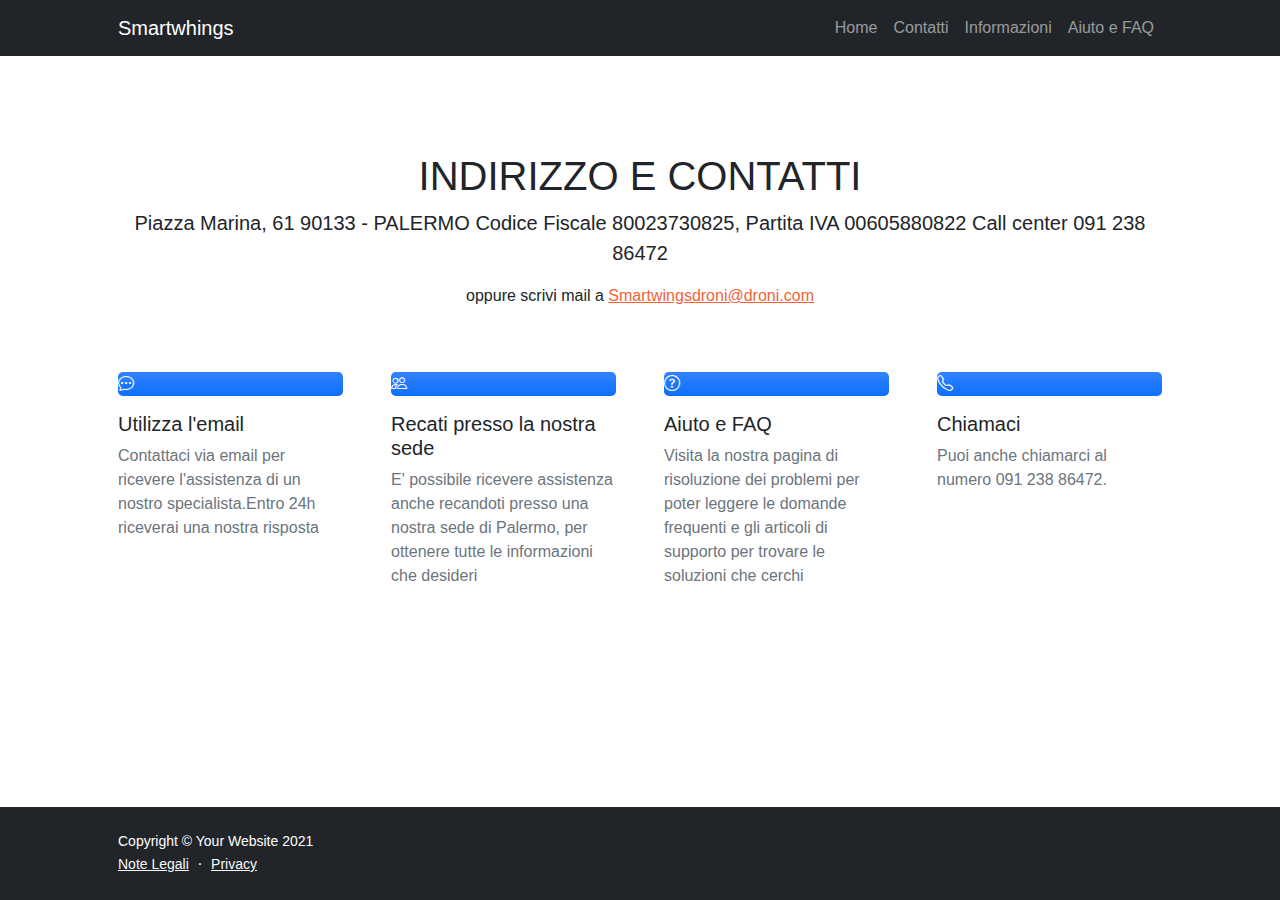
<file: Contatti.html>
<!DOCTYPE html>
<html lang="en">
    <head>
        <meta charset="utf-8" />
        <meta name="viewport" content="width=device-width, initial-scale=1, shrink-to-fit=no" />
        <meta name="description" content />
        <meta name="author" content />
        <title>Contatti</title>
        <!-- Favicon-->
        <link rel="icon" type="image/x-icon" href="Drone.jpg" />
        <!-- Bootstrap icons-->
        <link href="https://cdn.jsdelivr.net/npm/bootstrap-icons@1.5.0/font/bootstrap-icons.css" rel="stylesheet" />
        <!-- Core theme CSS (includes Bootstrap)-->
        <link href="styles.css" rel="stylesheet" />
    </head>
    <body class="d-flex flex-column">
        <main class="flex-shrink-0">
            <!-- Navigation-->
            <nav class="navbar navbar-expand-lg navbar-dark bg-dark">
                <div class="container px-5">
                    <a class="navbar-brand" href="index.html">Smartwhings</a>
                    <button class="navbar-toggler" type="button" data-bs-toggle="collapse" data-bs-target="#navbarSupportedContent" aria-controls="navbarSupportedContent" aria-expanded="false" aria-label="Toggle navigation"><span class="navbar-toggler-icon"></span></button>
                    <div class="collapse navbar-collapse" id="navbarSupportedContent">
                        <ul class="navbar-nav ms-auto mb-2 mb-lg-0">
                        
                              <li class="nav-item"><a class="nav-link" href="index.html">Home</a></li>
                            <li class="nav-item"><a class="nav-link" href="Contatti.html">Contatti</a></li>
                            <li class="nav-item"><a class="nav-link" href="Informazioni.html">Informazioni </a></li>
                            <li class="nav-item"><a class="nav-link" href="faq.html">Aiuto e FAQ</a></li>



                                </ul>
                            </li>
                            
                                </ul>
                            </li>
                        </ul>
                    </div>
                </div>
            </nav>
            <!-- Page content-->
            <section class="py-5">
                <div class="container px-5">
                   <!-- Page content-->
        <div class="container">
            <div class="text-center mt-5">
                <h1>INDIRIZZO E CONTATTI</h1>
                <p class="lead">Piazza Marina, 61 90133 - PALERMO Codice Fiscale 80023730825, Partita IVA 00605880822 Call center  091 238 86472</p>

                <P>oppure scrivi mail a <A HREF="mailto:smartwingsr@sitodroni.it">Smartwingsdroni@droni.com<A></P>
            </div>
        </div>
                      
                    <!-- Contact cards-->
                    <div class="row gx-5 row-cols-2 row-cols-lg-4 py-5">
                        <div class="col">
                            <div class="feature bg-primary bg-gradient text-white rounded-3 mb-3"><i class="bi bi-chat-dots"></i></div>
                            <div class="h5 mb-2">Utilizza l'email</div>
                            <p class="text-muted mb-0">Contattaci via email per ricevere l'assistenza di un nostro specialista.Entro 24h riceverai una nostra risposta</p>
                        </div>
                        <div class="col">
                            <div class="feature bg-primary bg-gradient text-white rounded-3 mb-3"><i class="bi bi-people"></i></div>
                            <div class="h5">Recati presso la nostra sede</div>
                            <p class="text-muted mb-0">E' possibile ricevere assistenza anche recandoti presso una nostra sede di Palermo, per ottenere tutte le informazioni che desideri</p>
                        </div>
                        <div class="col">
                            <div class="feature bg-primary bg-gradient text-white rounded-3 mb-3"><i class="bi bi-question-circle"></i></div>
                            <div class="h5">Aiuto e FAQ</div>
                            <p class="text-muted mb-0">Visita la nostra pagina di risoluzione dei problemi per poter leggere le domande frequenti e gli articoli di supporto per trovare le soluzioni che cerchi</p>
                        </div>
                        <div class="col">
                            <div class="feature bg-primary bg-gradient text-white rounded-3 mb-3"><i class="bi bi-telephone"></i></div>
                            <div class="h5">Chiamaci</div>
                            <p class="text-muted mb-0">Puoi anche chiamarci al numero 091 238 86472.</p>
                        </div>
                    </div>
                </div>
            </section>
        </main>
        <!-- Footer-->
        <footer class="bg-dark py-4 mt-auto">
            <div class="container px-5">
                <div class="row align-items-center justify-content-between flex-column flex-sm-row">


                                <div class="col-auto"><div class="small m-0 text-white">Copyright &copy; Your Website 2021</div></div>
                    <div class="col-auto">
                         <a class="link-light small" href="NoteLegali.html">Note Legali</a>
                        <span class="text-white mx-1">&middot;</span>
                        <a class="link-light small" href="Privacy.html">Privacy</a>
                    </div>
                </div>
            </div>
        </footer>
        <!-- Bootstrap core JS-->
        <script src="https://cdn.jsdelivr.net/npm/bootstrap@5.1.3/dist/js/bootstrap.bundle.min.js"></script>
        <!-- Core theme JS-->
        <script src="scripts.js"></script>
        <!-- * * * * * * * * * * * * * * * * * * * * * * * * * * * * * * * * * * * * * * * *-->
        <!-- * *                               SB Forms JS                               * *-->
        <!-- * * Activate your form at https://startbootstrap.com/solution/contact-forms * *-->
        <!-- * * * * * * * * * * * * * * * * * * * * * * * * * * * * * * * * * * * * * * * *-->
        <script src="https://cdn.startbootstrap.com/sb-forms-latest.js"></script>
    </body>
</html>
</file>
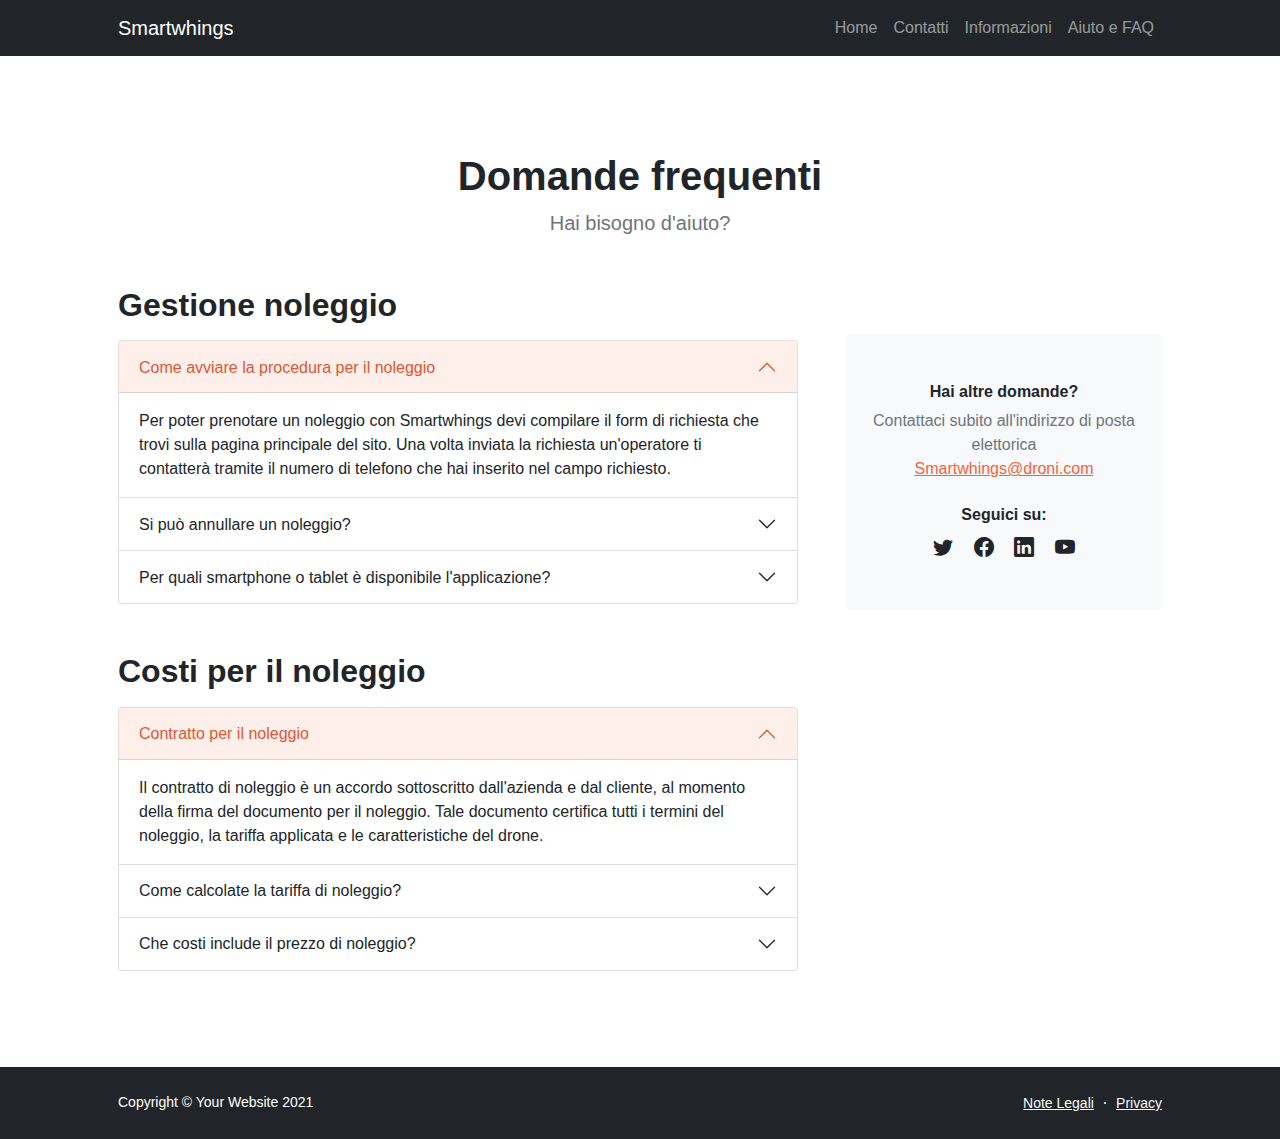
<file: faq.html>
<!DOCTYPE html>
<html lang="en">
    <head>
        <meta charset="utf-8" />
        <meta name="viewport" content="width=device-width, initial-scale=1, shrink-to-fit=no" />
        <meta name="description" content="" />
        <meta name="author" content="" />
        <title>FAQ</title>
        <!-- Favicon-->
        <link rel="icon" type="image/x-icon" href="assets/Drone.jpg" />
        <!-- Bootstrap icons-->
        <link href="https://cdn.jsdelivr.net/npm/bootstrap-icons@1.5.0/font/bootstrap-icons.css" rel="stylesheet" />
        <!-- Core theme CSS (includes Bootstrap)-->
        <link href="styles.css" rel="stylesheet" />
    </head>
    <body class="d-flex flex-column h-100">
        <main class="flex-shrink-0">
            <!-- Navigation-->
            <nav class="navbar navbar-expand-lg navbar-dark bg-dark">
                <div class="container px-5">
                    <a class="navbar-brand" href="index.html">Smartwhings</a>
                    <button class="navbar-toggler" type="button" data-bs-toggle="collapse" data-bs-target="#navbarSupportedContent" aria-controls="navbarSupportedContent" aria-expanded="false" aria-label="Toggle navigation"><span class="navbar-toggler-icon"></span></button>
                    <div class="collapse navbar-collapse" id="navbarSupportedContent">
                        <ul class="navbar-nav ms-auto mb-2 mb-lg-0">
                             <li class="nav-item"><a class="nav-link" href="index.html">Home</a></li>
                            <li class="nav-item"><a class="nav-link" href="Contatti.html">Contatti</a></li>
                            <li class="nav-item"><a class="nav-link" href="Informazioni.html">Informazioni </a></li>
                            <li class="nav-item"><a class="nav-link" href="faq.html">Aiuto e FAQ</a></li>
                    

                                </ul>
                            </li>
                       
                        </ul>
                    </div>
                </div>
            </nav>
            <!-- Page Content-->
            <section class="py-5">
                <div class="container px-5 my-5">
                    <div class="text-center mb-5">
                        <h1 class="fw-bolder">Domande frequenti</h1>
                        <p class="lead fw-normal text-muted mb-0">Hai bisogno d'aiuto?</p>

                    </div>
                    <div class="row gx-5">
                        <div class="col-xl-8">
                            <!-- FAQ Accordion 1-->
                            <h2 class="fw-bolder mb-3">Gestione noleggio</h2>
                            <div class="accordion mb-5" id="accordionExample">
                                <div class="accordion-item">
                                    <h3 class="accordion-header" id="headingOne"><button class="accordion-button" type="button" data-bs-toggle="collapse" data-bs-target="#collapseOne" aria-expanded="true" aria-controls="collapseOne">Come avviare la procedura per il noleggio</button></h3>
                                    <div class="accordion-collapse collapse show" id="collapseOne" aria-labelledby="headingOne" data-bs-parent="#accordionExample">
                                        <div class="accordion-body">
                                            Per poter prenotare un noleggio con Smartwhings devi compilare il form di richiesta che trovi sulla pagina principale del sito. Una volta inviata la richiesta un'operatore ti contatterà tramite il numero di telefono che hai inserito nel campo richiesto. 
                                        </div>
                                    </div>
                                </div>
                                <div class="accordion-item">
                                    <h3 class="accordion-header" id="headingTwo"><button class="accordion-button collapsed" type="button" data-bs-toggle="collapse" data-bs-target="#collapseTwo" aria-expanded="false" aria-controls="collapseTwo">Si può annullare un noleggio?</button></h3>
                                    <div class="accordion-collapse collapse" id="collapseTwo" aria-labelledby="headingTwo" data-bs-parent="#accordionExample">
                                        <div class="accordion-body">
                                          Si certamente. Dopo aver parlato con un nostro operatore di tutti i dettagli tecnici per il noleggio, il tecnico invierà tramite email un preventivo. Poi da quel momento in poi il cliente può decidere se vuole portare avanti la pratica per il noleggio
                                        </div>
                                    </div>
                                </div>
                                <div class="accordion-item">
                                    <h3 class="accordion-header" id="headingThree"><button class="accordion-button collapsed" type="button" data-bs-toggle="collapse" data-bs-target="#collapseThree" aria-expanded="false" aria-controls="collapseThree">Per quali smartphone o tablet è disponibile l'applicazione?</button></h3>
                                    <div class="accordion-collapse collapse" id="collapseThree" aria-labelledby="headingThree" data-bs-parent="#accordionExample">
                                        <div class="accordion-body">
                                          L'applicazione di Smartwhings è disponibile gratuitamente per tablet e smartphone sia con sistema operativo iOS (Apple) che Android.


                                        </div>
                                    </div>
                                </div>
                            </div>
                            <!-- FAQ Accordion 2-->
                            <h2 class="fw-bolder mb-3">Costi per il noleggio</h2>
                            <div class="accordion mb-5 mb-xl-0" id="accordionExample2">
                                <div class="accordion-item">
                                    <h3 class="accordion-header" id="headingOne"><button class="accordion-button" type="button" data-bs-toggle="collapse" data-bs-target="#collapseOne" aria-expanded="true" aria-controls="collapseOne">Contratto per il noleggio</button></h3>
                                    <div class="accordion-collapse collapse show" id="collapseOne" aria-labelledby="headingOne" data-bs-parent="#accordionExample2">
                                        <div class="accordion-body">
                                            Il contratto di noleggio è un accordo sottoscritto dall'azienda e dal cliente, al momento della firma del documento per il noleggio. Tale documento certifica tutti i termini del noleggio, la tariffa applicata e le caratteristiche del drone.
                                        </div>
                                    </div>
                                </div>
                                <div class="accordion-item">
                                    <h3 class="accordion-header" id="headingTwo"><button class="accordion-button collapsed" type="button" data-bs-toggle="collapse" data-bs-target="#collapseTwo" aria-expanded="false" aria-controls="collapseTwo">Come calcolate la tariffa di noleggio?</button></h3>
                                    <div class="accordion-collapse collapse" id="collapseTwo" aria-labelledby="headingTwo" data-bs-parent="#accordionExample2">
                                        <div class="accordion-body">
                                            Il costo finale del noleggio viene calcolato al momento della prenotazione, in base alle richieste del cliente. L’importo totale includerà anche gli eventuali optional selezionati. Prima della chiusura del contratto glioperatori elencheranno tutti gli oneri applicati.
                                            Approssimativamente la tariffa base per il noleggio di un drone è di circa 350 euro
                                        </div>
                                    </div>
                                </div>
                                <div class="accordion-item">
                                    <h3 class="accordion-header" id="headingThree"><button class="accordion-button collapsed" type="button" data-bs-toggle="collapse" data-bs-target="#collapseThree" aria-expanded="false" aria-controls="collapseThree">Che costi include il prezzo di noleggio?</button></h3>
                                    <div class="accordion-collapse collapse" id="collapseThree" aria-labelledby="headingThree" data-bs-parent="#accordionExample2">
                                        <div class="accordion-body">
                                            Il prezzo di noleggio oltre a tutti i costi obbligatori concordati in fase prenotazione, generalmente include: l'IVA, o altra imposta locale, L'assistenza continua di un operatore specializzato per il controllo del drone, Assicurazione drone per eventuali danni 

                                        </div>
                                    </div>
                                </div>
                            </div>
                        </div>
                        <div class="col-xl-4">
                            <div class="card border-0 bg-light mt-xl-5">
                                <div class="card-body p-4 py-lg-5">
                                    <div class="d-flex align-items-center justify-content-center">
                                        <div class="text-center">
                                            <div class="h6 fw-bolder">Hai altre domande?</div>
                                            <p class="text-muted mb-4">
                                                Contattaci subito all'indirizzo di posta elettorica
                                                <br />
                                                <a href="#!">Smartwhings@droni.com</a>
                                            </p>
                                            <div class="h6 fw-bolder">Seguici su: </div>
                                            <a class="fs-5 px-2 link-dark" href="https://twitter.com/"><i class="bi-twitter"></i></a>
                                            <a class="fs-5 px-2 link-dark" href="https://it-it.facebook.com/"><i class="bi-facebook"></i></a>
                                            <a class="fs-5 px-2 link-dark" href="https://it.linkedin.com/"><i class="bi-linkedin"></i></a>
                                            <a class="fs-5 px-2 link-dark" href="https://www.youtube.com/"><i class="bi-youtube"></i></a>
                                        </div>
                                    </div>
                                </div>
                            </div>
                        </div>
                    </div>
                </div>
            </section>
        </main>
        <!-- Footer-->
        <footer class="bg-dark py-4 mt-auto">
            <div class="container px-5">
                <div class="row align-items-center justify-content-between flex-column flex-sm-row">
                    <div class="col-auto"><div class="small m-0 text-white">Copyright &copy; Your Website 2021</div></div>
                    <div class="col-auto">
                        <a class="link-light small" href="NoteLegali.html">Note Legali</a>
                        <span class="text-white mx-1">&middot;</span>
                        <a class="link-light small" href="Privacy.html">Privacy</a>
                       
                    </div>
                </div>
            </div>
        </footer>
        <!-- Bootstrap core JS-->
        <script src="https://cdn.jsdelivr.net/npm/bootstrap@5.1.3/dist/js/bootstrap.bundle.min.js"></script>
        <!-- Core theme JS-->
        <script src="scripts.js"></script>
    </body>
</html>
</file>
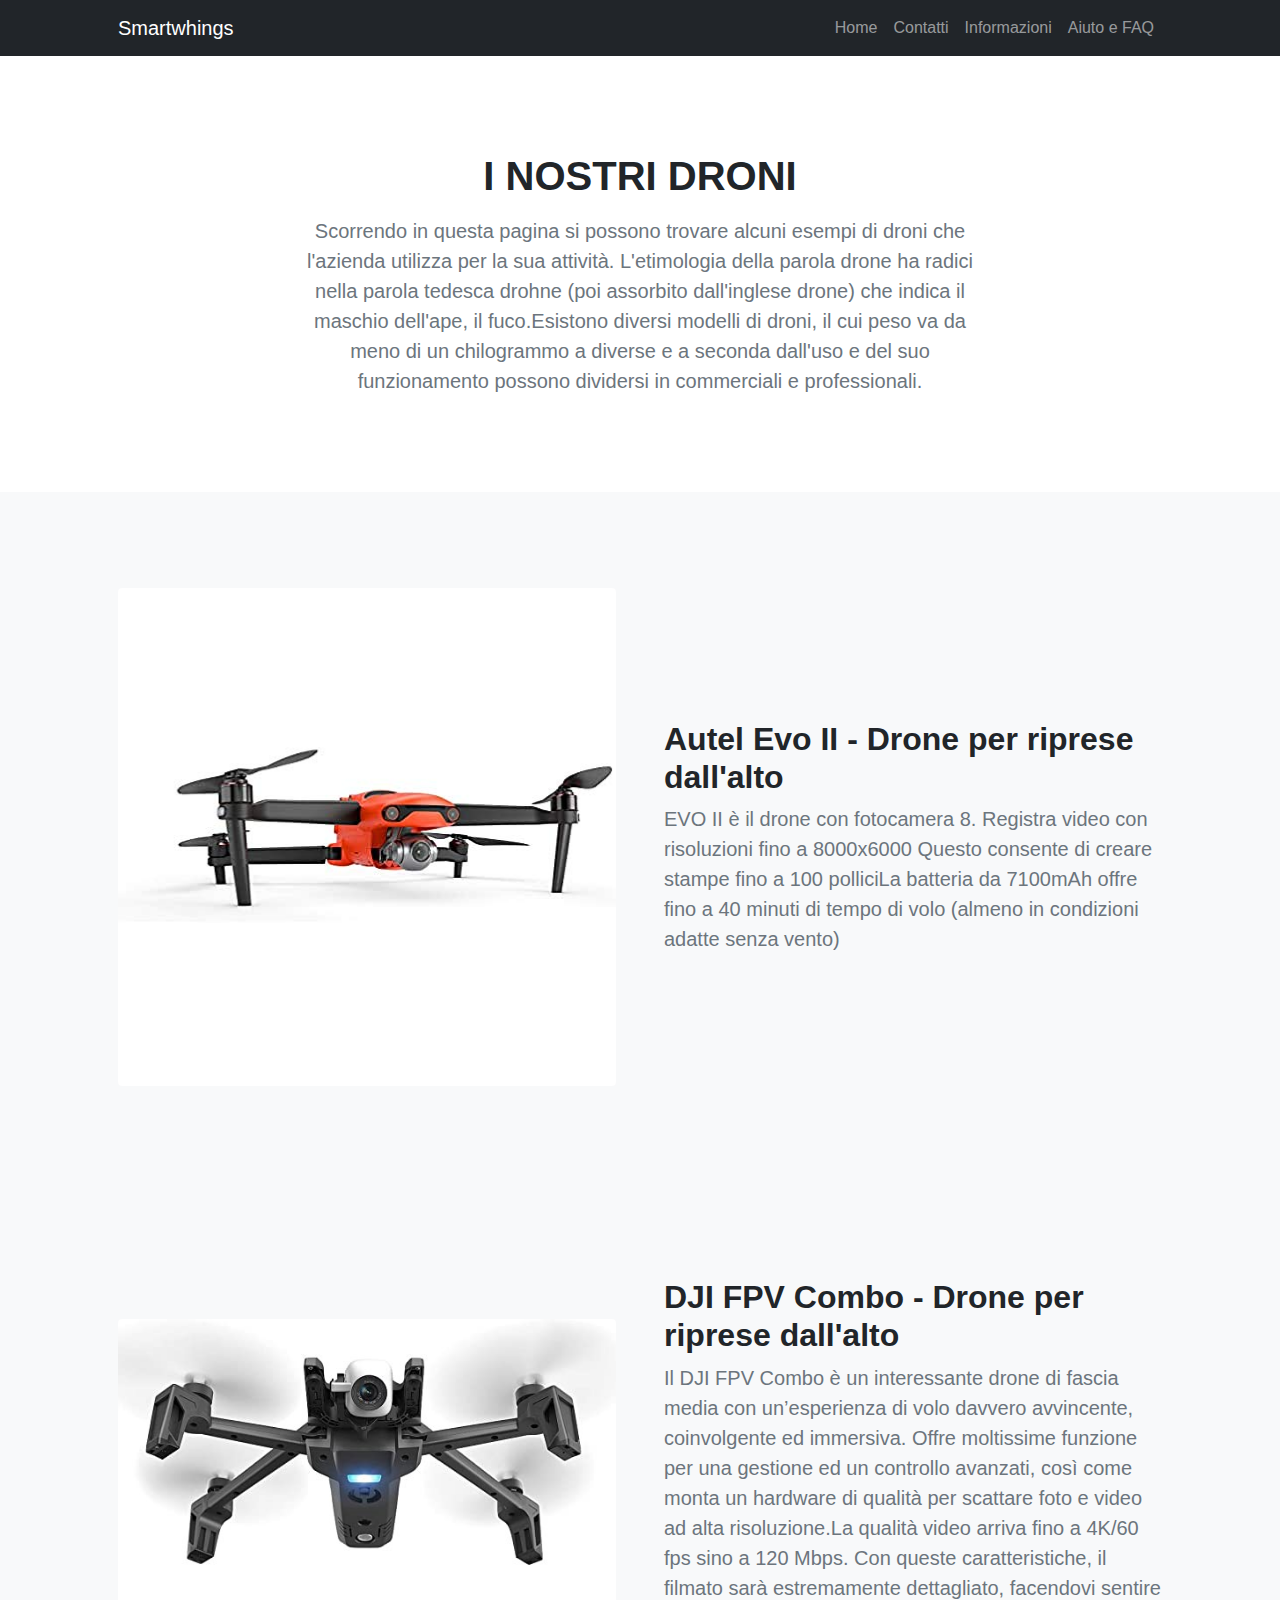
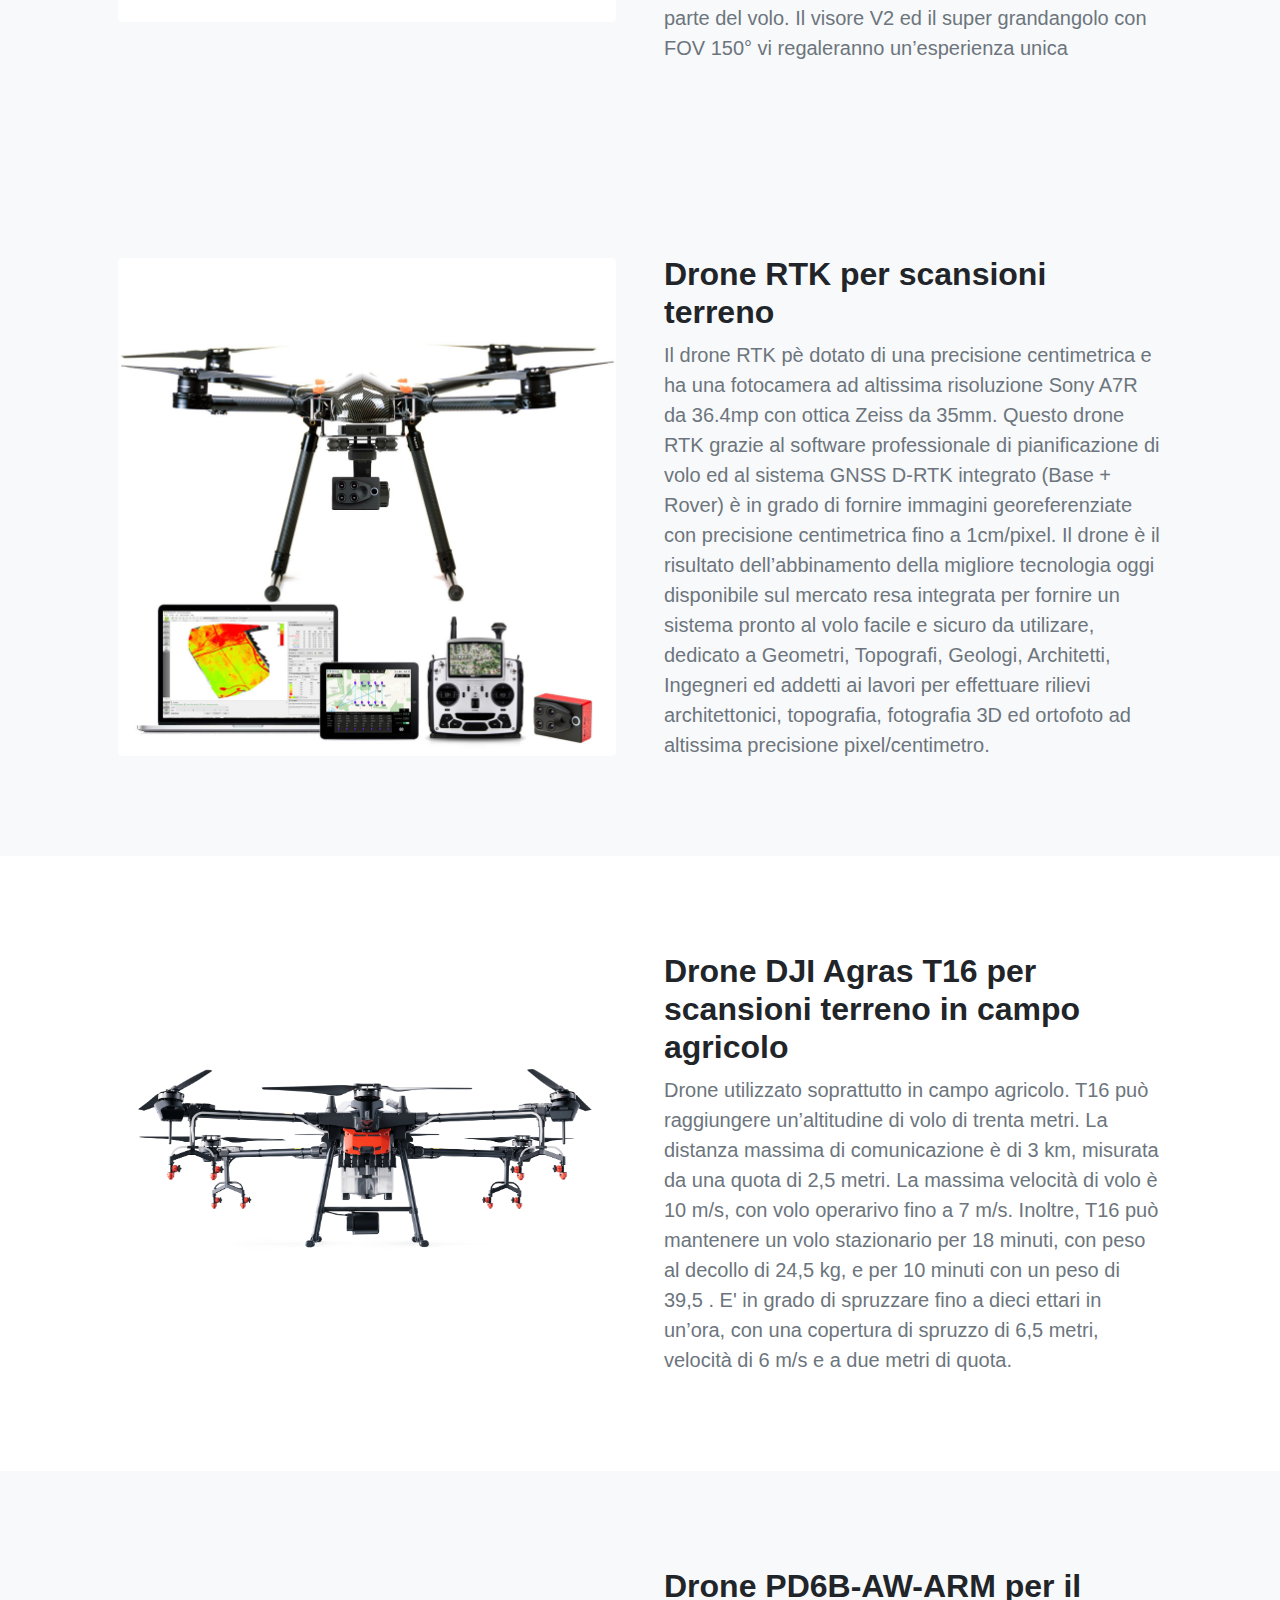
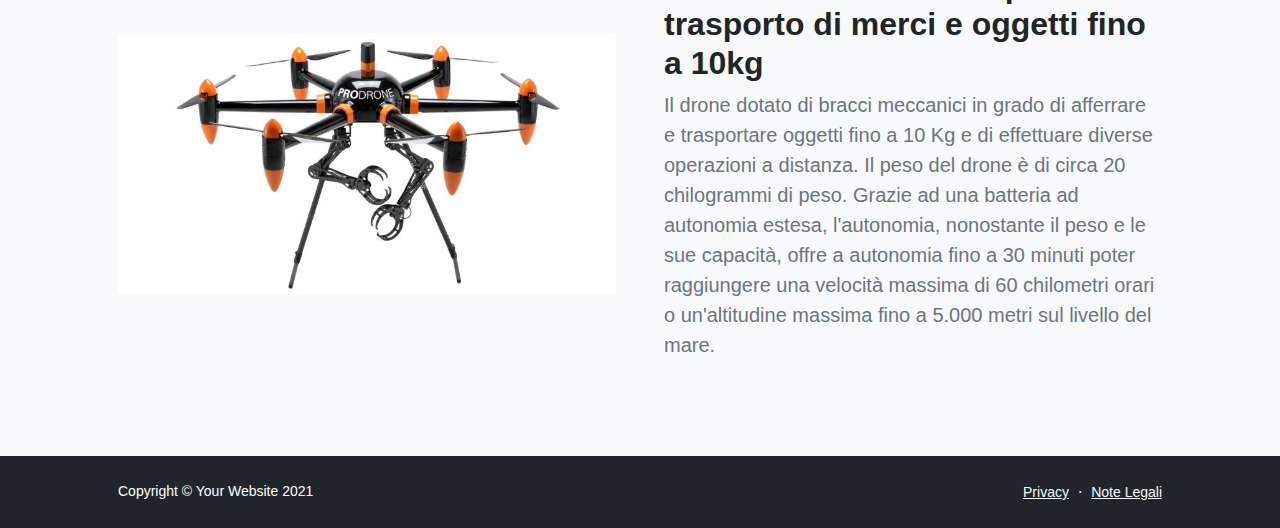
<file: Informazioni.html>
<!DOCTYPE html>
<html lang="en">
    <head>
        <meta charset="utf-8" />
        <meta name="viewport" content="width=device-width, initial-scale=1, shrink-to-fit=no" />
        <meta name="description" content="" />
        <meta name="author" content="" />
        <title>Smartwhings Infomazioni</title>
        <!-- Favicon-->
        <link rel="icon" type="image/x-icon" href="assets/Drone.jpg" />
        <!-- Bootstrap icons-->
        <link href="https://cdn.jsdelivr.net/npm/bootstrap-icons@1.5.0/font/bootstrap-icons.css" rel="stylesheet" />
        <!-- Core theme CSS (includes Bootstrap)-->
        <link href="styles.css" rel="stylesheet" />
    </head>
    <body class="d-flex flex-column">
        <main class="flex-shrink-0">
            <!-- Navigation-->
            <nav class="navbar navbar-expand-lg navbar-dark bg-dark">
                <div class="container px-5">
                    <a class="navbar-brand" href="index.html">Smartwhings</a>
                    <button class="navbar-toggler" type="button" data-bs-toggle="collapse" data-bs-target="#navbarSupportedContent" aria-controls="navbarSupportedContent" aria-expanded="false" aria-label="Toggle navigation"><span class="navbar-toggler-icon"></span></button>
                    <div class="collapse navbar-collapse" id="navbarSupportedContent">
                        <ul class="navbar-nav ms-auto mb-2 mb-lg-0">
                            

                            <li class="nav-item"><a class="nav-link" href="index.html">Home</a></li>
                            <li class="nav-item"><a class="nav-link" href="Contatti.html">Contatti</a></li>
                            <li class="nav-item"><a class="nav-link" href="Informazioni.html">Informazioni </a></li>
                            <li class="nav-item"><a class="nav-link" href="faq.html">Aiuto e FAQ</a></li>




                                </ul>
                            </li>
                        </ul>
                    </div>
                </div>
            </nav>
            <!-- Header-->
            <header class="py-5">
                <div class="container px-5">
                    <div class="row justify-content-center">
                        <div class="col-lg-8 col-xxl-6">
                            <div class="text-center my-5">
                                <h1 class="fw-bolder mb-3">I NOSTRI DRONI </h1>
                                <p class="lead fw-normal text-muted mb-4">Scorrendo in questa pagina si possono trovare alcuni esempi di droni che l'azienda utilizza per la sua attività. L'etimologia della parola drone ha radici nella parola tedesca drohne (poi assorbito dall'inglese drone) che indica il maschio dell'ape, il fuco.Esistono diversi modelli di droni, il cui peso va da meno di un chilogrammo a diverse e a seconda dall'uso e del suo funzionamento possono dividersi in commerciali e professionali.</p>
                                
                            </div>
                        </div>
                    </div>
                </div>
            </header>

        <!-- About section one-->
            <section class="py-5 bg-light" id="scroll-target">
                <div class="container px-5 my-5">
                    <div class="row gx-5 align-items-center">
                        <div class="col-lg-6"><img class="img-fluid rounded mb-5 mb-lg-0" src="DroneAutel.jpg" alt="..." /></div>
                        <div class="col-lg-6">
                            <h2 class="fw-bolder">Autel Evo II - Drone per riprese dall'alto</h2>
                            <p class="lead fw-normal text-muted mb-0">EVO II è il drone con fotocamera 8.  Registra video con risoluzioni fino a 8000x6000 Questo consente di creare stampe fino a 100 polliciLa batteria da 7100mAh offre fino a 40 minuti di tempo di volo (almeno in condizioni adatte senza vento)</p>
                        </div>
                    </div>
                </div>
            </section>

        <!-- About section one-->
            <section class="py-5 bg-light" id="scroll-target">
                <div class="container px-5 my-5">


                    <div class="row gx-5 align-items-center">
                        <div class="col-lg-6"><img class="img-fluid rounded mb-5 mb-lg-0" src="DroneDJI.jpg" alt="..." /></div>
                        <div class="col-lg-6">
                            <h2 class="fw-bolder">DJI FPV Combo - Drone per riprese dall'alto</h2>
                            <p class="lead fw-normal text-muted mb-0">Il DJI FPV Combo è un interessante drone di fascia media con un’esperienza di volo davvero avvincente, coinvolgente ed immersiva. Offre moltissime funzione per una gestione ed un controllo avanzati, così come monta un hardware di qualità per scattare foto e video ad alta risoluzione.La qualità video arriva fino a 4K/60 fps sino a 120 Mbps. Con queste caratteristiche, il filmato sarà estremamente dettagliato, facendovi sentire parte del volo. Il visore V2 ed il super grandangolo con FOV 150° vi regaleranno un’esperienza unica</p>
                        </div>
                    </div>
                </div>
            </section>



<!-- About section THREE-->
            <section class="py-5 bg-light" id="scroll-target">
                <div class="container px-5 my-5">
                    <div class="row gx-5 align-items-center">
                        <div class="col-lg-6"><img class="img-fluid rounded mb-5 mb-lg-0" src="DroneRTK.jpg" alt="..." /></div>
                        <div class="col-lg-6">
                            <h2 class="fw-bolder">Drone RTK per scansioni terreno</h2>
                            <p class="lead fw-normal text-muted mb-0"> Il drone RTK pè dotato di una precisione centimetrica e ha una fotocamera ad altissima risoluzione Sony A7R da 36.4mp con ottica Zeiss da 35mm. Questo drone RTK  grazie al software professionale di pianificazione di volo ed al sistema GNSS D-RTK integrato (Base + Rover) è in grado di fornire immagini georeferenziate con precisione centimetrica fino a 1cm/pixel. Il drone è il risultato dell’abbinamento della migliore tecnologia oggi disponibile sul mercato resa integrata per fornire un  sistema pronto al volo facile e sicuro da utilizare, dedicato a Geometri, Topografi, Geologi, Architetti, Ingegneri ed addetti ai lavori per effettuare rilievi architettonici, topografia, fotografia 3D ed ortofoto  ad altissima precisione pixel/centimetro.</p>

                        </div>
                    </div>
                </div>
            </section>
            <!-- About section FOUR-->
            <section class="py-5">
                <div class="container px-5 my-5">
                    <div class="row gx-5 align-items-center">

                      <div class="col-lg-6"><img class="img-fluid rounded mb-5 mb-lg-0" src="DroneT16.png" alt="..." /></div>
                        
                        <div class="col-lg-6">
                            <h2 class="fw-bolder">Drone DJI Agras T16 per scansioni terreno in campo agricolo</h2>
                            <p class="lead fw-normal text-muted mb-0">Drone utilizzato soprattutto in campo agricolo. T16 può raggiungere un’altitudine di volo di trenta metri. La distanza massima di comunicazione è di 3 km, misurata da una quota di 2,5 metri. La massima velocità di volo è 10 m/s, con volo operarivo fino a 7 m/s. Inoltre, T16 può mantenere un volo stazionario per 18 minuti, con peso al decollo di 24,5 kg, e per 10 minuti con un peso di 39,5 . E' in grado di spruzzare fino a dieci ettari in un’ora, con una copertura di spruzzo di 6,5 metri, velocità di 6 m/s e a due metri di quota.</p>
                        </div>
                    </div>
                </div>
            </section>

<!-- About section THREE-->
            <section class="py-5 bg-light" id="scroll-target">
                <div class="container px-5 my-5">
                    <div class="row gx-5 align-items-center">
                        <div class="col-lg-6"><img class="img-fluid rounded mb-5 mb-lg-0" src="DronePD6.jpg" alt="..." /></div>
                        <div class="col-lg-6">
                            <h2 class="fw-bolder"> Drone PD6B-AW-ARM per il trasporto di merci e oggetti fino a 10kg</h2>
                            <p class="lead fw-normal text-muted mb-0">Il drone dotato di bracci meccanici in grado di afferrare e trasportare oggetti fino a 10 Kg e di effettuare diverse operazioni a distanza. Il peso del drone è  di circa 20 chilogrammi di peso. Grazie ad una batteria ad autonomia estesa, l'autonomia, nonostante il peso e le sue capacità, offre a autonomia fino a 30 minuti poter raggiungere una velocità massima di 60 chilometri orari o un'altitudine massima fino a 5.000 metri sul livello del mare.</p>
                        </div>
                    </div>
                </div>
            </section>




 <!-- Footer-->
        <footer class="bg-dark py-4 mt-auto">
            <div class="container px-5">
                <div class="row align-items-center justify-content-between flex-column flex-sm-row">
                    <div class="col-auto"><div class="small m-0 text-white">Copyright &copy; Your Website 2021</div></div>
                    <div class="col-auto">
                        <a class="link-light small" href="Privacy.html">Privacy</a>
                        <span class="text-white mx-1">&middot;</span>
                        <a class="link-light small" href="NoteLegali.html!">Note Legali</a>
                      
                    </div>
                </div>
            </div>
        </footer>
        <!-- Bootstrap core JS-->
        <script src="https://cdn.jsdelivr.net/npm/bootstrap@5.1.3/dist/js/bootstrap.bundle.min.js"></script>
        <!-- Core theme JS-->
        <script src="scripts.js"></script>
    </body>
</html>
</file>
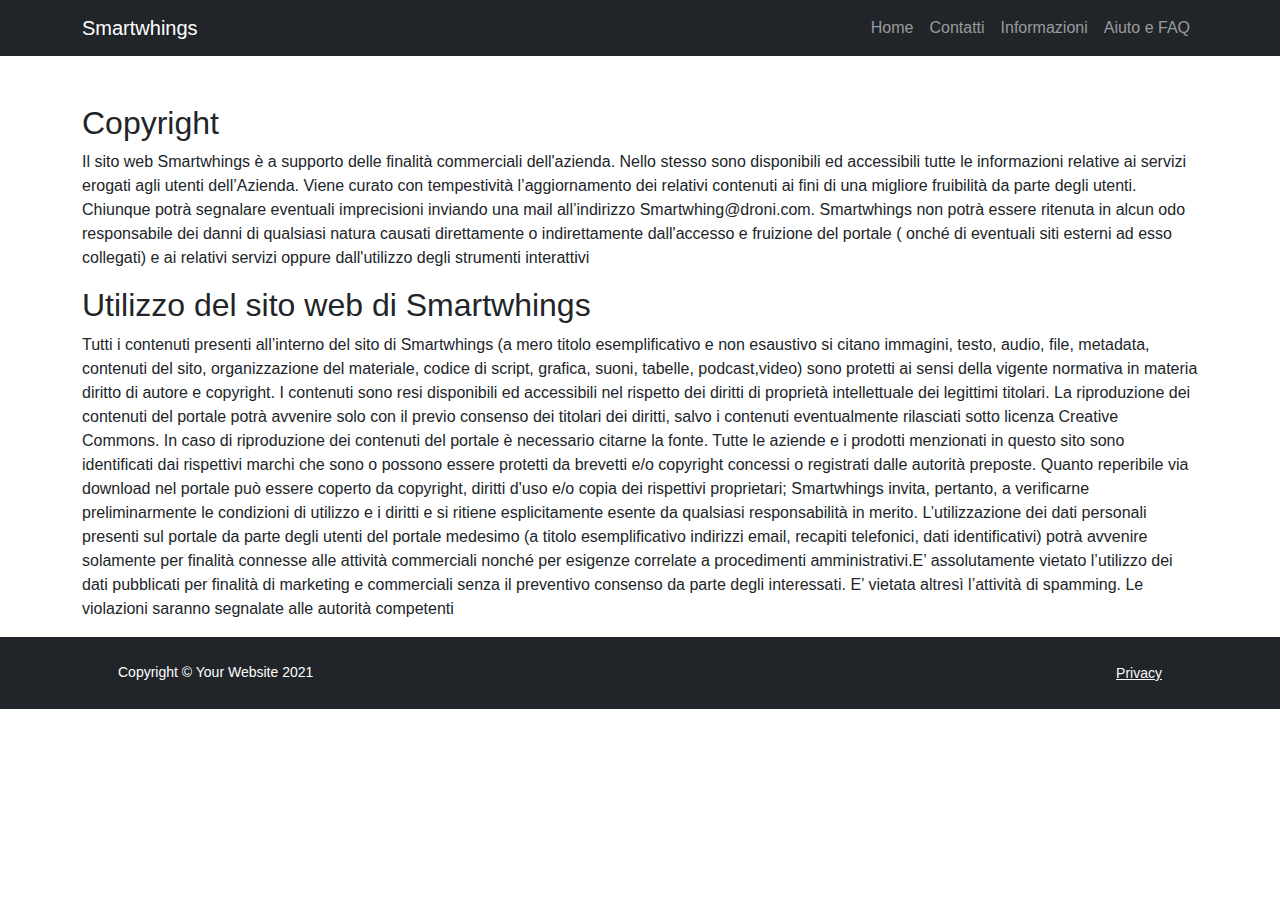
<file: NoteLegali.html>
<!DOCTYPE html>
<html lang="en">
    <head>
        <meta charset="utf-8" />
        <meta name="viewport" content="width=device-width, initial-scale=1, shrink-to-fit=no" />
        <meta name="description" content="" />
        <meta name="author" content="" />
        <title>Note legali</title>
        <!-- Favicon-->
        <link rel="icon" type="image/x-icon" href="assets/Drone.jpg" />
        <!-- Core theme CSS (includes Bootstrap)-->
        <link href="styles.css" rel="stylesheet" />
    </head>
    <body>
        <!-- Responsive navbar-->
        <nav class="navbar navbar-expand-lg navbar-dark bg-dark">
            <div class="container">
                <a class="navbar-brand" href="index.html">Smartwhings</a>
                <button class="navbar-toggler" type="button" data-bs-toggle="collapse" data-bs-target="#navbarSupportedContent" aria-controls="navbarSupportedContent" aria-expanded="false" aria-label="Toggle navigation"><span class="navbar-toggler-icon"></span></button>
                <div class="collapse navbar-collapse" id="navbarSupportedContent">
                    <ul class="navbar-nav ms-auto mb-2 mb-lg-0">
                         <li class="nav-item"><a class="nav-link" href="index.html">Home</a></li>
                            <li class="nav-item"><a class="nav-link" href="Contatti.html">Contatti</a></li>
                            <li class="nav-item"><a class="nav-link" href="Informazioni.html">Informazioni </a></li>
                            <li class="nav-item"><a class="nav-link" href="faq.html">Aiuto e FAQ</a></li>
                           

                            </ul>
                        </li>
                    </ul>
                </div>
            </div>
        </nav>
        <!-- Page content-->
        <div class="container">
           <div class="mt-5"> 
          
               <h2 class="mt-0">Copyright</h2>
               <P CLASS="info">Il sito web  Smartwhings è a supporto delle finalità commerciali dell'azienda. Nello stesso sono disponibili ed accessibili tutte le informazioni relative ai servizi erogati agli utenti dell’Azienda. Viene curato con tempestività l’aggiornamento dei relativi contenuti ai fini di una migliore fruibilità da parte degli utenti. Chiunque potrà segnalare eventuali imprecisioni inviando una mail all’indirizzo Smartwhing@droni.com. Smartwhings non potrà essere ritenuta in alcun odo responsabile dei danni di qualsiasi natura causati direttamente o indirettamente dall'accesso e fruizione del portale ( onché di eventuali siti esterni ad esso collegati) e ai relativi servizi oppure dall'utilizzo degli strumenti interattivi</P>



<h2 class="mt-0">Utilizzo del sito web di Smartwhings</h2>
 
<P CLASS="info">Tutti i contenuti presenti all’interno del sito di Smartwhings (a mero titolo esemplificativo e non esaustivo si citano immagini, testo, audio, file, metadata, contenuti del sito, organizzazione del materiale, codice di script, grafica, suoni, tabelle, podcast,video) sono protetti ai sensi della vigente normativa in materia diritto di autore e copyright. I contenuti sono resi disponibili ed accessibili nel rispetto dei diritti di proprietà intellettuale dei legittimi titolari. La riproduzione dei contenuti del portale potrà avvenire solo con il previo consenso dei titolari dei diritti, salvo i contenuti eventualmente rilasciati sotto licenza Creative Commons. In caso di riproduzione dei contenuti del portale è necessario citarne la fonte. Tutte le aziende e i prodotti menzionati in questo sito sono identificati dai rispettivi marchi che sono o possono essere protetti da brevetti e/o copyright concessi o registrati dalle autorità preposte. Quanto reperibile via download nel portale può essere coperto da copyright, diritti d'uso e/o copia dei rispettivi proprietari; Smartwhings invita, pertanto, a verificarne preliminarmente le condizioni di utilizzo e i diritti e si ritiene esplicitamente esente da qualsiasi responsabilità in merito. L’utilizzazione dei dati personali presenti sul portale da parte degli utenti del portale medesimo (a titolo esemplificativo indirizzi email, recapiti telefonici, dati identificativi) potrà avvenire solamente per finalità connesse alle attività commerciali nonché per esigenze correlate a procedimenti amministrativi.E’ assolutamente vietato l’utilizzo dei dati pubblicati per finalità di marketing e commerciali senza il preventivo consenso da parte degli interessati. E’ vietata altresì l’attività di spamming. Le violazioni saranno segnalate alle autorità competenti</p>


            </div>
        </div>



<!-- Footer-->
     
   <footer class="bg-dark py-4 mt-auto">
            <div class="container px-5">
                <div class="row align-items-center justify-content-between flex-column flex-sm-row">
                    <div class="col-auto"><div class="small m-0 text-white">Copyright &copy; Your Website 2021</div></div>
                    <div class="col-auto">
                        
                         <a class="link-light small" href="Privacy.html">Privacy</a>
                    </div>
                </div>
            </div>
        </footer>

        
        <!-- Bootstrap core JS-->
        <script src="https://cdn.jsdelivr.net/npm/bootstrap@5.1.3/dist/js/bootstrap.bundle.min.js"></script>
        <!-- Core theme JS-->
        <script src="scripts.js"></script>
    </body>
</html>
</file>
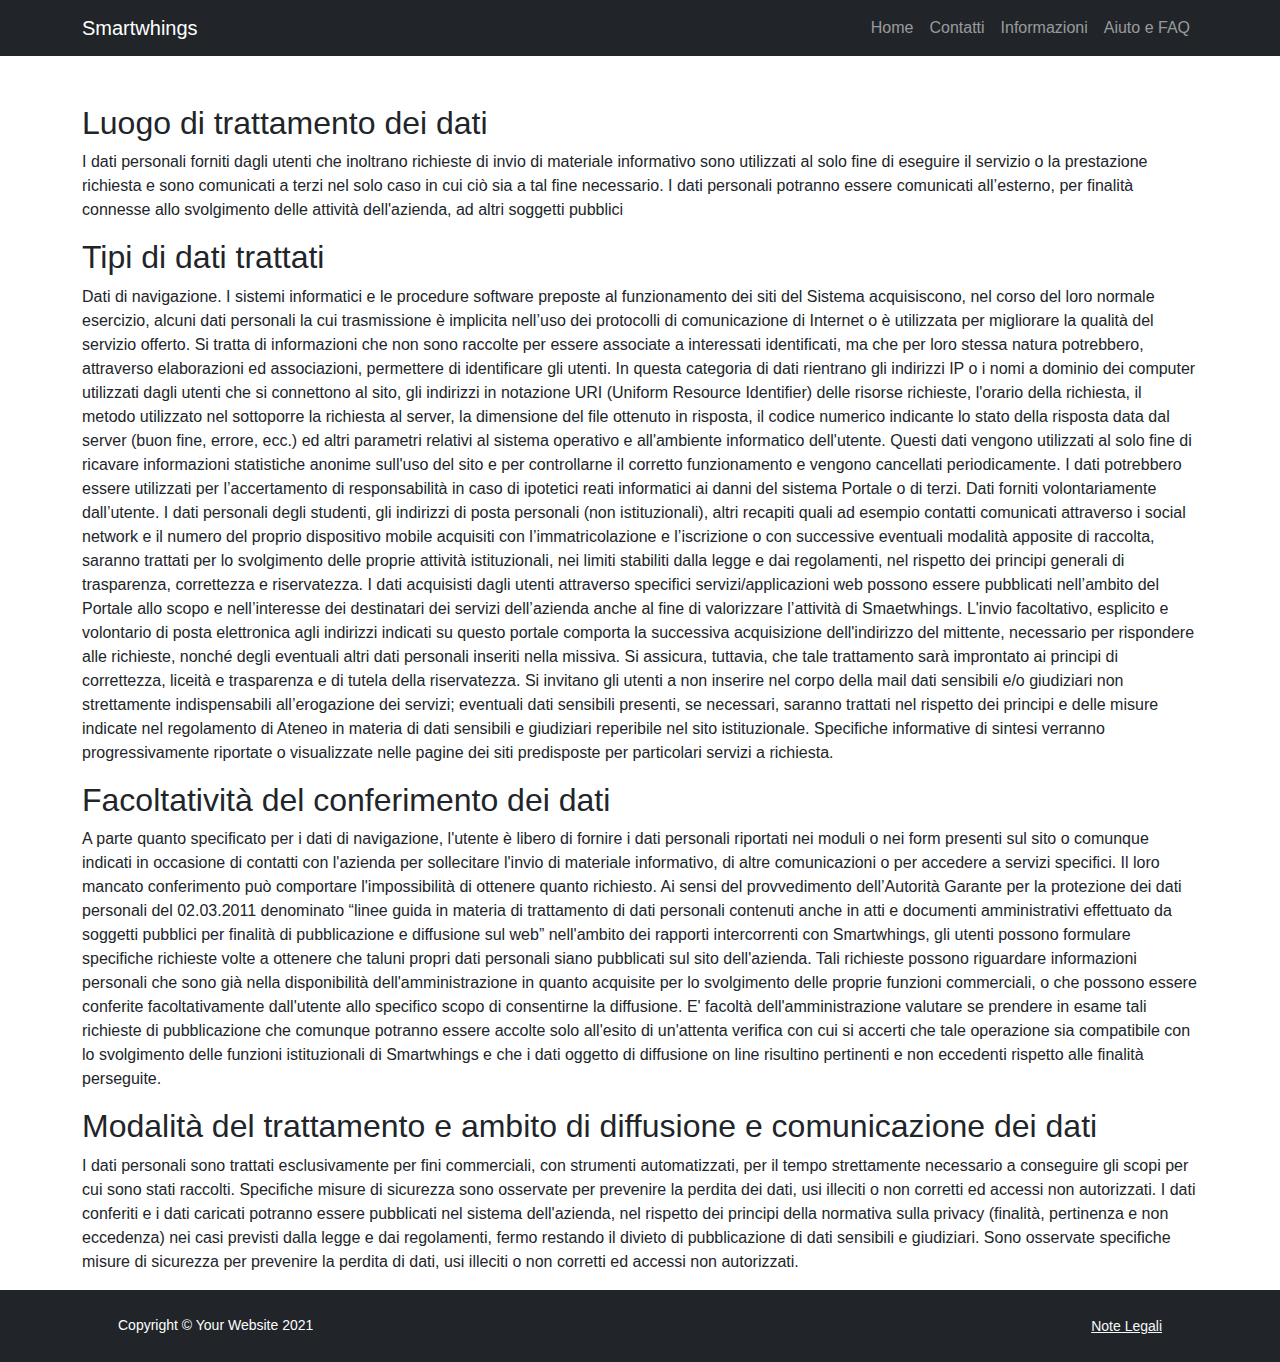
<file: Privacy.html>
<!DOCTYPE html>
<html lang="en">
    <head>
        <meta charset="utf-8" />
        <meta name="viewport" content="width=device-width, initial-scale=1, shrink-to-fit=no" />
        <meta name="description" content="" />
        <meta name="author" content="" />
        <title>Condizioni legali</title>
        <!-- Favicon-->
        <link rel="icon" type="image/x-icon" href="assets/Drone.jpg" />
        <!-- Core theme CSS (includes Bootstrap)-->
        <link href="styles.css" rel="stylesheet" />
    </head>
    <body>
        <!-- Responsive navbar-->
        <nav class="navbar navbar-expand-lg navbar-dark bg-dark">
            <div class="container">
                <a class="navbar-brand" href="index.html">Smartwhings</a>
                <button class="navbar-toggler" type="button" data-bs-toggle="collapse" data-bs-target="#navbarSupportedContent" aria-controls="navbarSupportedContent" aria-expanded="false" aria-label="Toggle navigation"><span class="navbar-toggler-icon"></span></button>
                <div class="collapse navbar-collapse" id="navbarSupportedContent">
                    <ul class="navbar-nav ms-auto mb-2 mb-lg-0">
                         <li class="nav-item"><a class="nav-link" href="index.html">Home</a></li>
                            <li class="nav-item"><a class="nav-link" href="Contatti.html">Contatti</a></li>
                            <li class="nav-item"><a class="nav-link" href="Informazioni.html">Informazioni </a></li>
                            <li class="nav-item"><a class="nav-link" href="faq.html">Aiuto e FAQ</a></li>
                           

                            </ul>
                        </li>
                    </ul>
                </div>
            </div>
        </nav>
        <!-- Page content-->
        <div class="container">
          <div class="mt-5">

                
               <h2 class="mt-0">Luogo di trattamento dei dati </h2>
               
<P CLASS="info">I dati personali forniti dagli utenti che inoltrano richieste di invio di materiale informativo sono utilizzati al solo fine di eseguire il servizio o la prestazione richiesta e sono comunicati a terzi nel solo caso in cui ciò sia a tal fine necessario. I dati personali potranno essere comunicati all’esterno, per finalità connesse allo svolgimento delle attività dell'azienda, ad altri soggetti pubblici</p>



               <h2 class="mt-0">Tipi di dati trattati</h2>
 
<P CLASS="info">Dati di navigazione. I sistemi informatici e le procedure software preposte al funzionamento dei siti del Sistema  acquisiscono, nel corso del loro normale esercizio, alcuni dati personali la cui trasmissione è implicita nell’uso dei protocolli di comunicazione di Internet o è utilizzata per migliorare la qualità del servizio offerto. Si tratta di informazioni che non sono raccolte per essere associate a interessati identificati, ma che per loro stessa natura potrebbero, attraverso elaborazioni ed associazioni, permettere di identificare gli utenti. In questa categoria di dati rientrano gli indirizzi IP o i nomi a dominio dei computer utilizzati dagli utenti che si connettono al sito, gli indirizzi in notazione URI (Uniform Resource Identifier) delle risorse richieste, l'orario della richiesta, il metodo utilizzato nel sottoporre la richiesta al server, la dimensione del file ottenuto in risposta, il codice numerico indicante lo stato della risposta data dal server (buon fine, errore, ecc.) ed altri parametri relativi al sistema operativo e all'ambiente informatico dell'utente. Questi dati vengono utilizzati al solo fine di ricavare informazioni statistiche anonime sull'uso del sito e per controllarne il corretto funzionamento e vengono cancellati periodicamente. I dati potrebbero essere utilizzati per l’accertamento di responsabilità in caso di ipotetici reati informatici ai danni del sistema Portale o di terzi. Dati forniti volontariamente dall’utente. I dati personali degli studenti, gli indirizzi di posta personali (non istituzionali), altri recapiti quali ad esempio contatti comunicati attraverso i social network e il numero del proprio dispositivo mobile acquisiti con l’immatricolazione e l’iscrizione o con successive eventuali modalità apposite di raccolta, saranno trattati per lo svolgimento delle proprie attività istituzionali, nei limiti stabiliti dalla legge e dai regolamenti, nel rispetto dei principi generali di trasparenza, correttezza e riservatezza. I dati acquisisti dagli utenti attraverso specifici servizi/applicazioni web possono essere pubblicati nell’ambito del Portale allo scopo e nell’interesse dei destinatari dei servizi dell’azienda anche al fine di valorizzare l’attività di Smaetwhings. L'invio facoltativo, esplicito e volontario di posta elettronica agli indirizzi indicati su questo portale comporta la successiva acquisizione dell'indirizzo del mittente, necessario per rispondere alle richieste, nonché degli eventuali altri dati personali inseriti nella missiva. Si assicura, tuttavia, che tale trattamento sarà improntato ai principi di correttezza, liceità e trasparenza e di tutela della riservatezza. Si invitano gli utenti a non inserire nel corpo della mail dati sensibili e/o giudiziari non strettamente indispensabili all’erogazione dei servizi; eventuali dati sensibili presenti, se necessari, saranno trattati nel rispetto dei principi e delle misure indicate nel regolamento di Ateneo in materia di dati sensibili e giudiziari reperibile nel sito istituzionale. Specifiche informative di sintesi verranno progressivamente riportate o visualizzate nelle pagine dei siti predisposte per particolari servizi a richiesta.</p>
    


<h2 class="mt-0">Facoltatività del conferimento dei dati</h2>



<P CLASS="info">A parte quanto specificato per i dati di navigazione, l'utente è libero di fornire i dati personali riportati nei moduli o nei form presenti sul sito o comunque indicati in occasione di contatti con l'azienda per sollecitare l'invio di materiale informativo, di altre comunicazioni o per accedere a servizi specifici. Il loro mancato conferimento può comportare l'impossibilità di ottenere quanto richiesto. Ai sensi del provvedimento dell’Autorità Garante per la protezione dei dati personali del 02.03.2011 denominato “linee guida in materia di trattamento di dati personali contenuti anche in atti e documenti amministrativi effettuato da soggetti pubblici per finalità di pubblicazione e diffusione sul web” nell'ambito dei rapporti intercorrenti con Smartwhings, gli utenti possono formulare specifiche richieste volte a ottenere che taluni propri dati personali siano pubblicati sul sito dell'azienda. Tali richieste possono riguardare informazioni personali che sono già nella disponibilità dell'amministrazione in quanto acquisite per lo svolgimento delle proprie funzioni commerciali, o che possono essere conferite facoltativamente dall'utente allo specifico scopo di consentirne la diffusione.  E' facoltà dell'amministrazione valutare se prendere in esame tali richieste di pubblicazione che comunque potranno essere accolte solo all'esito di un'attenta verifica con cui si accerti che tale operazione sia compatibile con lo svolgimento delle funzioni istituzionali di Smartwhings e che i dati oggetto di diffusione on line risultino pertinenti e non eccedenti rispetto alle finalità perseguite.</p>



<h2 class="mt-0">Modalità del trattamento e ambito di diffusione e comunicazione dei dati</h2>

                       
                       <div class="mb-4 mb-xl-0">


<P CLASS="info">I dati personali sono trattati esclusivamente per fini commerciali, con strumenti automatizzati, per il tempo strettamente necessario a conseguire gli scopi per cui sono stati raccolti. Specifiche misure di sicurezza sono osservate per prevenire la perdita dei dati, usi illeciti o non corretti ed accessi non autorizzati. I dati conferiti e i dati caricati potranno essere pubblicati nel sistema dell'azienda, nel rispetto dei principi della normativa sulla privacy (finalità, pertinenza e non eccedenza) nei casi previsti dalla legge e dai regolamenti, fermo restando il divieto di pubblicazione di dati sensibili e giudiziari. Sono osservate specifiche misure di sicurezza per prevenire la perdita di dati, usi illeciti o non corretti ed accessi non autorizzati.</p>

     </div>
        </div>

</div>


<!-- Footer-->
        <footer class="bg-dark py-4 mt-auto">
            <div class="container px-5">
                <div class="row align-items-center justify-content-between flex-column flex-sm-row">
                    <div class="col-auto"><div class="small m-0 text-white">Copyright &copy; Your Website 2021</div></div>
                    <div class="col-auto">
                        
                         <a class="link-light small" href="NoteLegali.html">Note Legali</a>
                    </div>
                </div>
            </div>
        </footer>




        <!-- Bootstrap core JS-->
        <script src="https://cdn.jsdelivr.net/npm/bootstrap@5.1.3/dist/js/bootstrap.bundle.min.js"></script>
        <!-- Core theme JS-->
        <script src="scripts.js"></script>
    </body>
</html>
</file>
